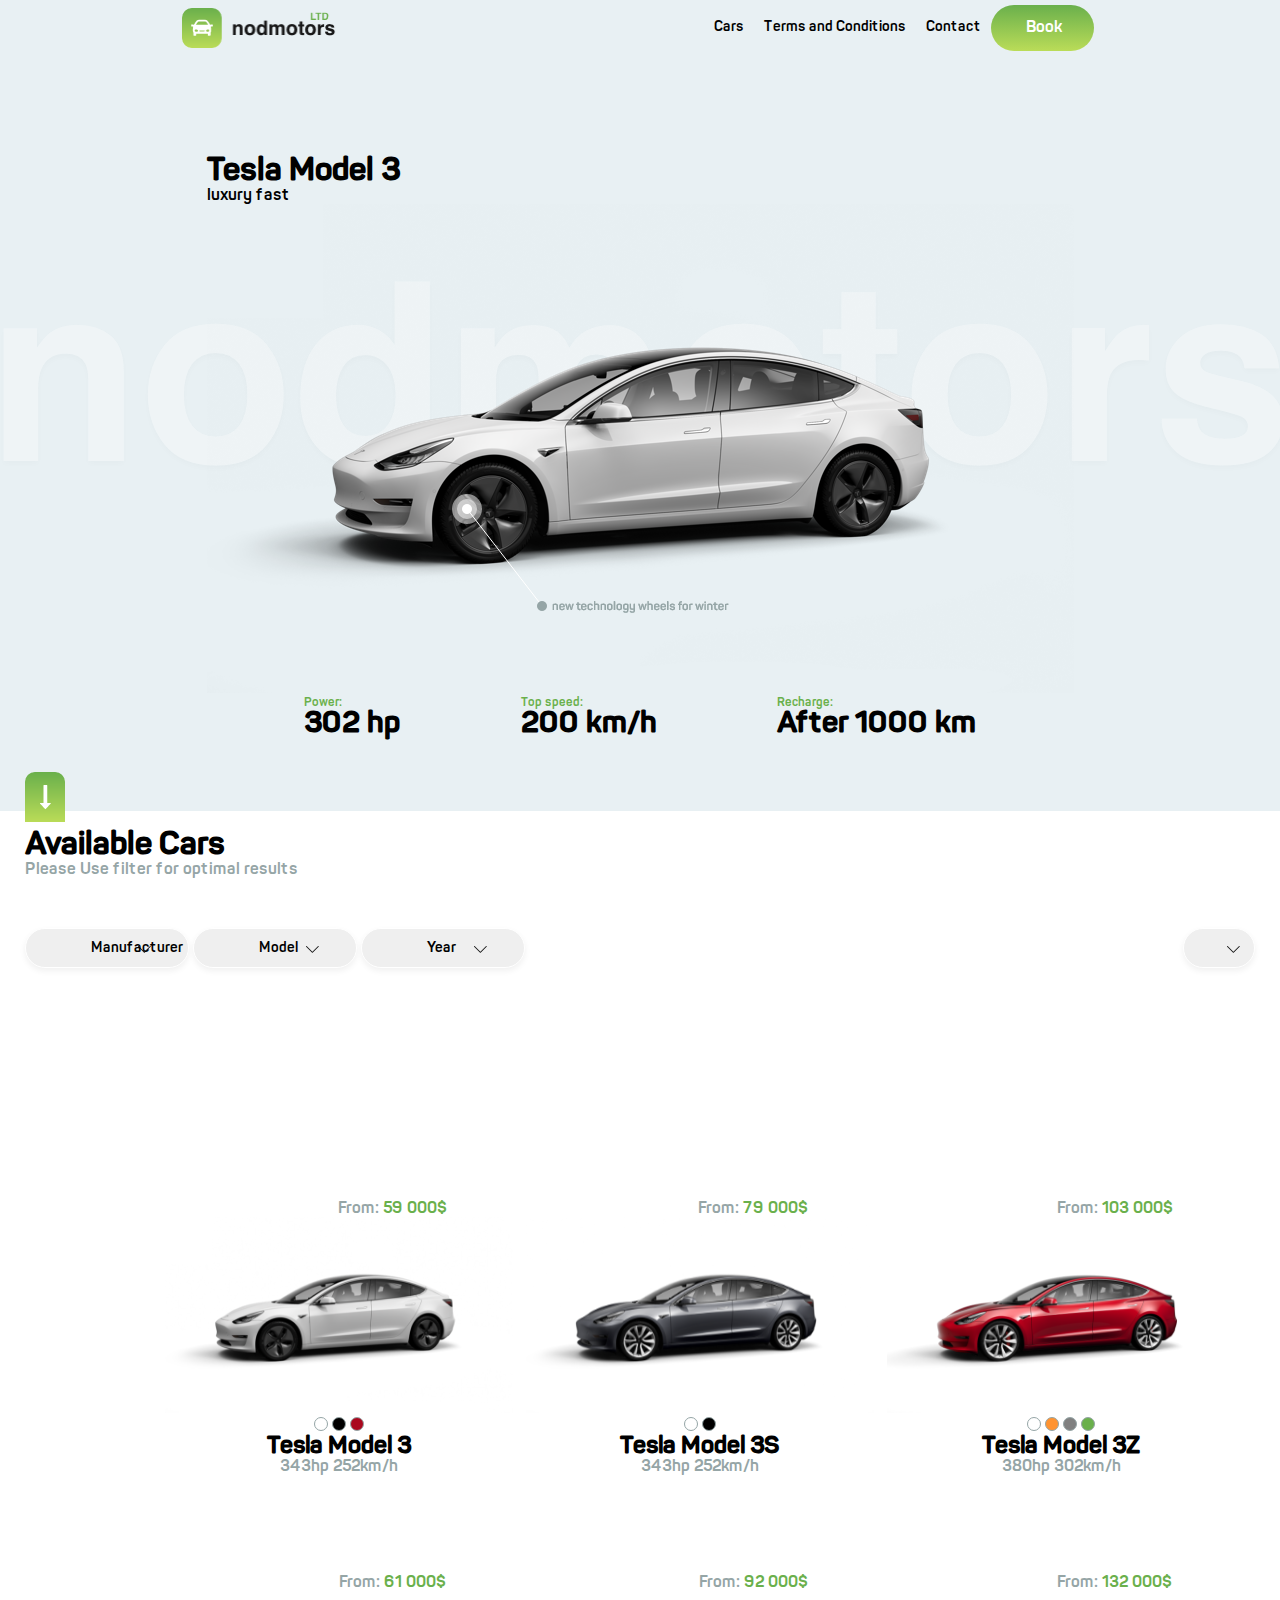
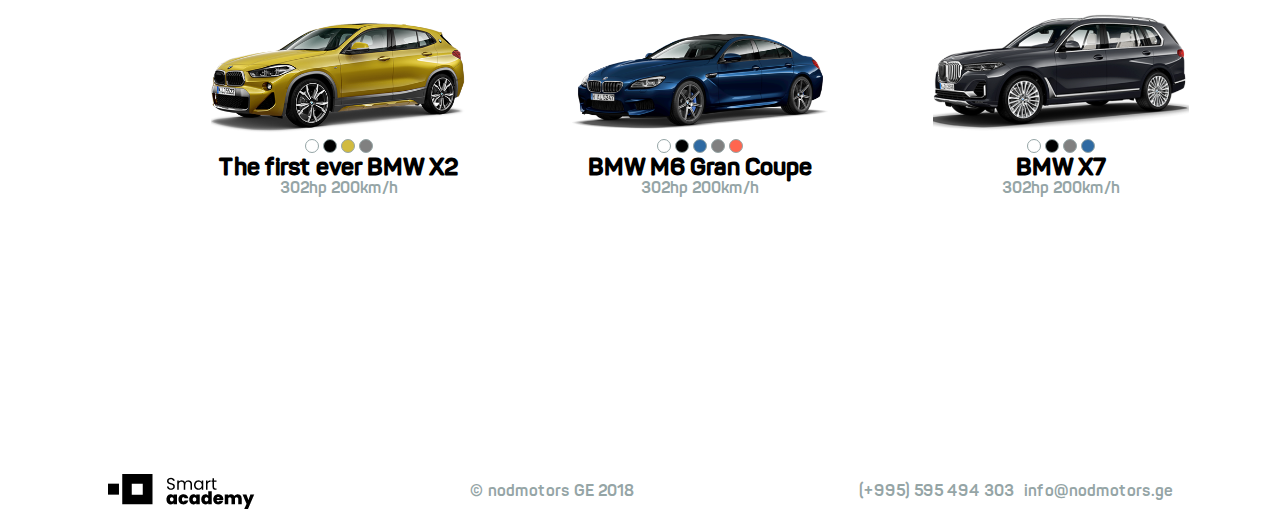
<file: index.html>
<!DOCTYPE html>
<html lang="en">
<head>
    <meta charset="UTF-8">
    <meta name="viewport" content="width=device-width, initial-scale=1.0">
    <link rel='stylesheet' type="text/css" href="./assets/css/style.css">
    <meta http-equiv="X-UA-Compatible" content="ie=edge">
    <title>NodMotors</title>
</head>
<body>
    <!--start of a header/nav-->
    <header>
        <img class="logo" href="index.html" src="assets/images/Logo.png">
        <nav class="nav">
            <ul>
                <a href="#!"><li class="first_list">Cars</li></a>
                <a href="./terms.html"><li class="first_list" >Terms and Conditions</li></a>
                <a href="./contact.html"><li class="first_list">Contact</li></a>
                <a href="#!"><li onclick="show_hide()" id="showB" class="book">Book</li></a>
            </ul>
        </nav>

        <section class="clicked_menu" id="clickedMenu">
            <div style="display: none;" class="burger_menu" id="drop-content">

                    <ul class="burger_ul">
                            <li><a href="./index.html" class="burger_li">cars</a></li>
                            <li><a href="#prod" class="burger_li">Terms and Conditions</a></li>
                            <li><a href="#contact" class="burger_li">Contact</a></li>
                            <a href="#!"><li onclick="show_hide1()" class="book" id="showB">Book</li></a>
                            
                        </ul>
            
            </div>
    </section>

    <div onclick="show_hide1()" class="burger_lines" id="activeB">
            <div class="line" id="line1"></div>
            <div class="line" id="line2"></div>
            <div class="line" id="line3"></div>

        </div>
        
    </header>
    <!--start of a Hero content-->

<!--Overlay-->

<div id="overlay"  style="display: none;"> 
    <h1 class="overlay_h">Booking Form</h1>
    <p class="overlay_p">Includes Michelin Pilot Sport 4S tires,larger,
    more powerful brakes and lowerd
    </p>
    <form class="overlay_form">
        <input type="text" name="Name" placeholder="Name">
        <input type="number" name="Phone" placeholder="Phone">
        <input type="email" name="email" placeholder="Email">
        <input type="text" name="message" placeholder="Message" class="message">
        <input type="submit" value="Send" class="Submit" id="submit"> 
    </form>
    <div class="overlay_div">
            <div class="check_overlay">
              <img src="assets/images/Check.png">
              <p>Thank You!
                Your message has been send successfully.
              </p>

            </div>

          </div>
</div>

<!--End of Overlay-->
    <div class="hero">
        <section class="hero_content">
            <h1>Tesla Model 3</h1>
            <p>luxury fast<p>
            <img class="hero_img" alt="Tesla3" src="media/Group 153.png">
            <div class="car_info">
                <ul>
                    <li>Power:</li>
                    <li>302 hp</li>
                </ul>
                <ul>
                    <li>Top speed:</li>
                    <li>200 km/h</li>
                </ul>
                <ul>
                    <li>Recharge:</li>
                    <li>After 1000 km</li>
                </ul>
            </div>

        </section>
    </div>
    <section class="cars">
			<h1 class="cars_header">Available Cars</h1>
			<p class="cars_p"> Please Use filter for optimal results</p>
			
			<form class="form">
			<div class="selectors">
                <select class="selector">
                <option class="Manufacturer">Manufacturer</option>
				<option>Tesla</option>
				<option>Merseces-Benz</option>
				<option>BMW</option>
				<option>Hyundai</option>

			</select>

			<select class="selector"> 
                <option>Model</option>
				<option>Model 3</option>
				<option>Model S</option>
				<option>Model 3Z</option>
			</select>

			<select class="selector">
                <option>Year</option>
				<option>2018</option>
				<option>2017</option>
				<option>2016</option>
				<option>2015</option>
				<option>2014</option>
			</select>
			</div>
			<div>
			<select class="amount">
                <option selected></option>
				<option>20</option>
				<option>10</option>
			</select>
			</div>


			</form>
            </div>
            
            <div class="cars_list">
                <ul class="car_ul">
                    <li>
                       <p class="price"> 59 000$</p>
                       <a href="Page2.html"><img alt="white tesla" src="media/1.png" class="car_img"></a>              
                       <div class="circles">
                            <span class="white"></span>
                            <span class="black"></span>
                            <span class="red"></span>
                       </div>
                       <h2>Tesla Model 3</h2>
                       <p class="info">343hp 252km/h</p>
                    </li>

                    <li>
                        <p class="price"> 79 000$</p>
                        <a href="Page2.html"><img alt="Grey tesla" src="media/2.png" class="car_img"></a>
                        <div class="circles">
                                <span class="white"></span>
                                <span class="black"></span>
                        </div> 
                        <h2>Tesla Model 3S</h2>
                        <p class="info">343hp 252km/h</p>
                    </li>


                    <li>
                        <p class="price"> 103 000$</p>
                        <a href="Page2.html"><img alt="Red tesla" src="media/3.png" class="car_img"></a>
                        
                        <div class="circles">
                                <span class="white"></span>
                                <span class="orange"></span>
                                <span class="grey"></span>
                                <span class="green"></span>
                        </div>
                        <h2>Tesla Model 3Z</h2>
                        <p class="info">380hp 302km/h</p>
                    </li>
                           
                    
                    <li>
                        <p class="price"> 61 000$</p>     
                        <a href="Page2.html"><img alt="bmw" src="media/yellow.png" class="bmw_img"></a>                       
                        <div class="circles">  
                            <span class="white"></span>
                            <span class="black"></span>
                            <span class="yellow"></span>
                            <span class="grey"></span>
                        </div>
                        <h2>The first ever BMW X2</h2>
                        <p class="info">302hp 200km/h</p>
                    </li>  
                    <li>
                        <p class="price"> 92 000$</p>
                        <a href="Page2.html"><img alt="blue bmw" src="media/blue.png" class="bmw_img"></a>
                        
                        <div class="circles">
                                <span class="white"></span>
                                <span class="black"></span>
                                <span class="blue"></span>
                                <span class="grey"></span>
                                <span class="pink"></span>
                        </div>
                        <h2>BMW M6 Gran Coupe</h2>
                        <p class="info">302hp 200km/h</p>
                    </li>
                    <li>
                        <p class="price"> 132 000$</p>
                        <a href="Page2.html"><img alt="BMW X7" src="media/black.png" class="bmw_img"></a>
                        <div class="circles">
                                <span class="white"></span>
                                <span class="black"></span>
                                <span class="grey"></span>
                                <span class="blue"></span>
                        </div>
                        <h2>BMW X7</h2>
                        <p class="info">302hp 200km/h</p>
                        </li>
                                            


                </ul>
            </div>

        </section>
        
        <footer>
            <div class="footer">
                <img src="assets/images/logo-bl.png" alt="smart_academy">
                <p>© nodmotors GE 2018</p>
                <div class="contact">
                <a class="num" href="#">(+995) 595 494 303</a>
                <a href=""> info@nodmotors.ge</a>
                </div>
            </div>
        </footer>

        <script src="./assets/js/script.js"></script>
        
</body>
</html>
</file>
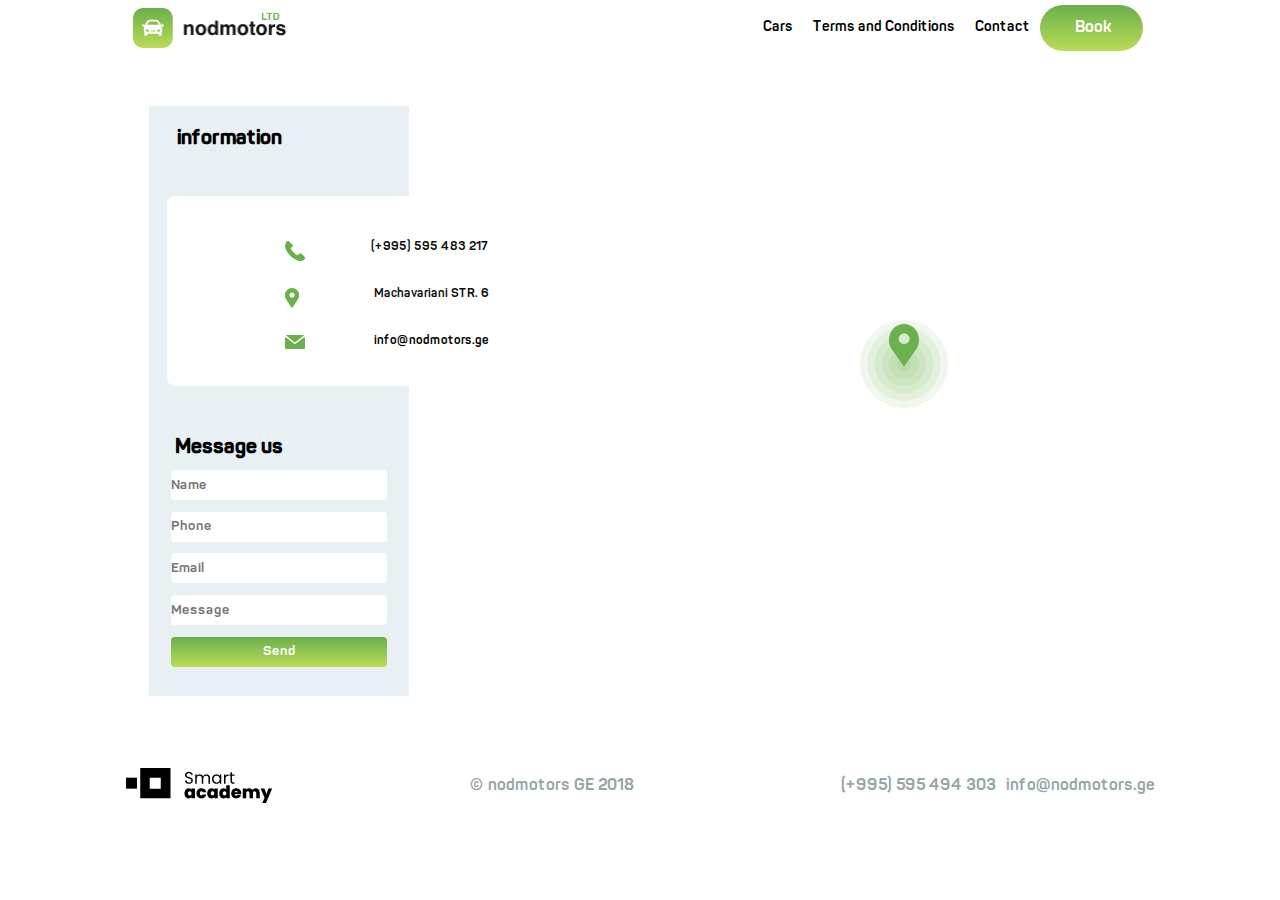
<file: contact.html>
<!DOCTYPE html>
<html lang="en">
<head>
    <meta charset="UTF-8">
    <meta name="viewport" content="width=device-width, initial-scale=1.0">
    <meta http-equiv="X-UA-Compatible" content="ie=edge">
    <link rel='stylesheet' type="text/css" href="./assets/css/contact.css">
    <title>Contact</title>
</head>
<body>
        <header>
                <img class="logo" src="assets/images/Logo.png">
                <nav class="nav">
                    <ul>
                        <a href="./index.html"><li class="first_list">Cars</li></a>
                        <a href="./terms.html"><li class="first_list" >Terms and Conditions</li></a>
                        <a href="contact.html"><li class="first_list">Contact</li></a>
                        <a href="#!"><li onclick="show_hide()" id="showB" class="book">Book</li></a>
                    </ul>
                </nav>
    
        </header>
<!--overlay-->
<div id="overlay"  style="display: none;"> 
        <h1 class="overlay_h">Booking Form</h1>
        <p class="overlay_p">Includes Michelin Pilot Sport 4S tires,larger,
        more powerful brakes and lowerd
        </p>
        <form class="overlay_form">
            <input type="text" name="Name" placeholder="Name">
            <input type="number" name="Phone" placeholder="Phone">
            <input type="email" name="email" placeholder="Email">
            <input type="text" name="message" placeholder="Message" class="message">
            <input type="submit" value="Send" class="Submit" id="submit"> 
            
        </form>
        <div class="overlay_div">
                <div class="check_overlay">
                  <img src="assets/images/Check.png">
                  <p>Thank You!
                    Your message has been send successfully.
                  </p>
    
                </div>
    
              </div>
    </div>


    
            
<!--overlay-->
     <main> 
    <section class="information">
        <aside>
            <h1>information</h1>
            <div class="contact1">
             <ul class="contact_ul">
                 <li class="lis"><span><svg xmlns="http://www.w3.org/2000/svg" width="20.045" height="20" viewBox="0 0 20.045 20">
                    <g id="Call" transform="translate(0 -0.394)">
                      <g id="Group_147" data-name="Group 147" transform="translate(0 0.394)">
                        <g id="Group_146" data-name="Group 146" transform="translate(0 0)">
                          <path id="Path_144" data-name="Path 144" d="M19.6,16.213l-3.1-3.1a1.614,1.614,0,0,0-2.276.043l-1.56,1.559-.308-.171a15.52,15.52,0,0,1-3.751-2.713A15.607,15.607,0,0,1,5.887,8.076c-.058-.1-.113-.205-.168-.3L6.766,6.73l.515-.515a1.613,1.613,0,0,0,.042-2.276l-3.1-3.1A1.612,1.612,0,0,0,1.95.886l-.872.877.024.024A5.045,5.045,0,0,0,.383,3.055a5.258,5.258,0,0,0-.32,1.286C-.346,7.73,1.2,10.827,5.405,15.03,11.215,20.839,15.9,20.4,16.1,20.378a5.231,5.231,0,0,0,1.29-.324,5.028,5.028,0,0,0,1.264-.716l.019.017.884-.866A1.616,1.616,0,0,0,19.6,16.213Z" transform="translate(0 -0.394)" fill="#6ab04c"/>
                        </g>
                      </g>
                    </g>
                  </svg></span>
                 

                  <span><number>(+995) 595 483 217 </number></span>
              
                  </li>

                  <li class="lis"><span><svg xmlns="http://www.w3.org/2000/svg" width="14.008" height="20" viewBox="0 0 14.008 20">
                    <path id="Pin" d="M20.16,2.052a7,7,0,0,0-9.906,0A7.978,7.978,0,0,0,9.6,11.9L15.207,20l5.6-8.093A7.981,7.981,0,0,0,20.16,2.052ZM15.272,9.5A2.557,2.557,0,1,1,17.829,6.94,2.56,2.56,0,0,1,15.272,9.5Z" transform="translate(-8.203)" fill="#6ab04c"/>
                  </svg>
                  </span>

                  <span>Machavariani STR. 6
                  </span></li>

                  <li class="lis"><span>
                        <svg xmlns="http://www.w3.org/2000/svg" width="20" height="14.359" viewBox="0 0 20 14.359">
                            <g id="Message" transform="translate(0 -4.179)">
                              <g id="Group_145" data-name="Group 145" transform="translate(0 4.179)">
                                <path id="Path_142" data-name="Path 142" d="M2.062,5.027l7.2,5.853a1.8,1.8,0,0,0,1.214.361,1.8,1.8,0,0,0,1.213-.361l7.2-5.853c.577-.466.447-.848-.286-.848H2.35C1.617,4.179,1.486,4.561,2.062,5.027Z" transform="translate(-0.48 -4.179)" fill="#6ab04c"/>
                                <path id="Path_143" data-name="Path 143" d="M18.937,7.346l-7.872,6.13a1.872,1.872,0,0,1-2.129,0L1.063,7.346C.478,6.892,0,7.135,0,7.887V17.945a1.355,1.355,0,0,0,1.333,1.367H18.667A1.355,1.355,0,0,0,20,17.945V7.887C20,7.135,19.522,6.892,18.937,7.346Z" transform="translate(0 -4.954)" fill="#6ab04c"/>
                              </g>
                            </g>
                          </svg>
                          
                 </span> 

                  <span class="mail"><a href="!#">info@nodmotors.ge</a></span></li>
             </ul>
            </div>

           <form class="contact_f">
               <h1>Message us</h1>
               <input class="con_input" type="text" name="Name" placeholder="Name">
               <input class="con_input" type="number" name="Phone" placeholder="Phone">
               <input  class="con_input"type="email" name="email" placeholder="Email">
               <input  class="con_input" type="text" name="message" placeholder="Message" class="message1">
               <input  type="submit" value="Send" class="submit1" id="Send"> 
 </form>
  <!--Thank you-->
          <div class="main_div">
            <div class="check">
              <img src="assets/images/Check.png">
              <p>Thank You!
                Your message has been send successfully.
              </p>

            </div>

          </div>
          <!--Thank you-->




          

        
        </aside>
    </section>    


    <iframe src="https://www.google.com/maps/embed?pb=!1m14!1m12!1m3!1d2105.6007289024415!2d44.74393036881284!3d41.725500930815684!2m3!1f0!2f0!3f0!3m2!1i1024!2i768!4f13.1!5e0!3m2!1ska!2sge!4v1569731756366!5m2!1ska!2sge" width="810" height="630" frameborder="0" style="border:0;" allowfullscreen=""></iframe>
     <img class="pin" src="./assets/images/Pin.png">
     


    </main>  
        <footer>
                <div class="footer">
                    <img src="assets/images/logo-bl.png" alt="smart_academy">
                    <p>© nodmotors GE 2018</p>
                    <div class="contact">
                    <a class="num" href="#">(+995) 595 494 303</a>
                    <a href=""> info@nodmotors.ge</a>
                    </div>
                </div>
            </footer>
    

<script src="./assets/js/script.js"></script>
<script src="./assets/js/contact.js"></script>
    
    
</body>
</html>
</file>
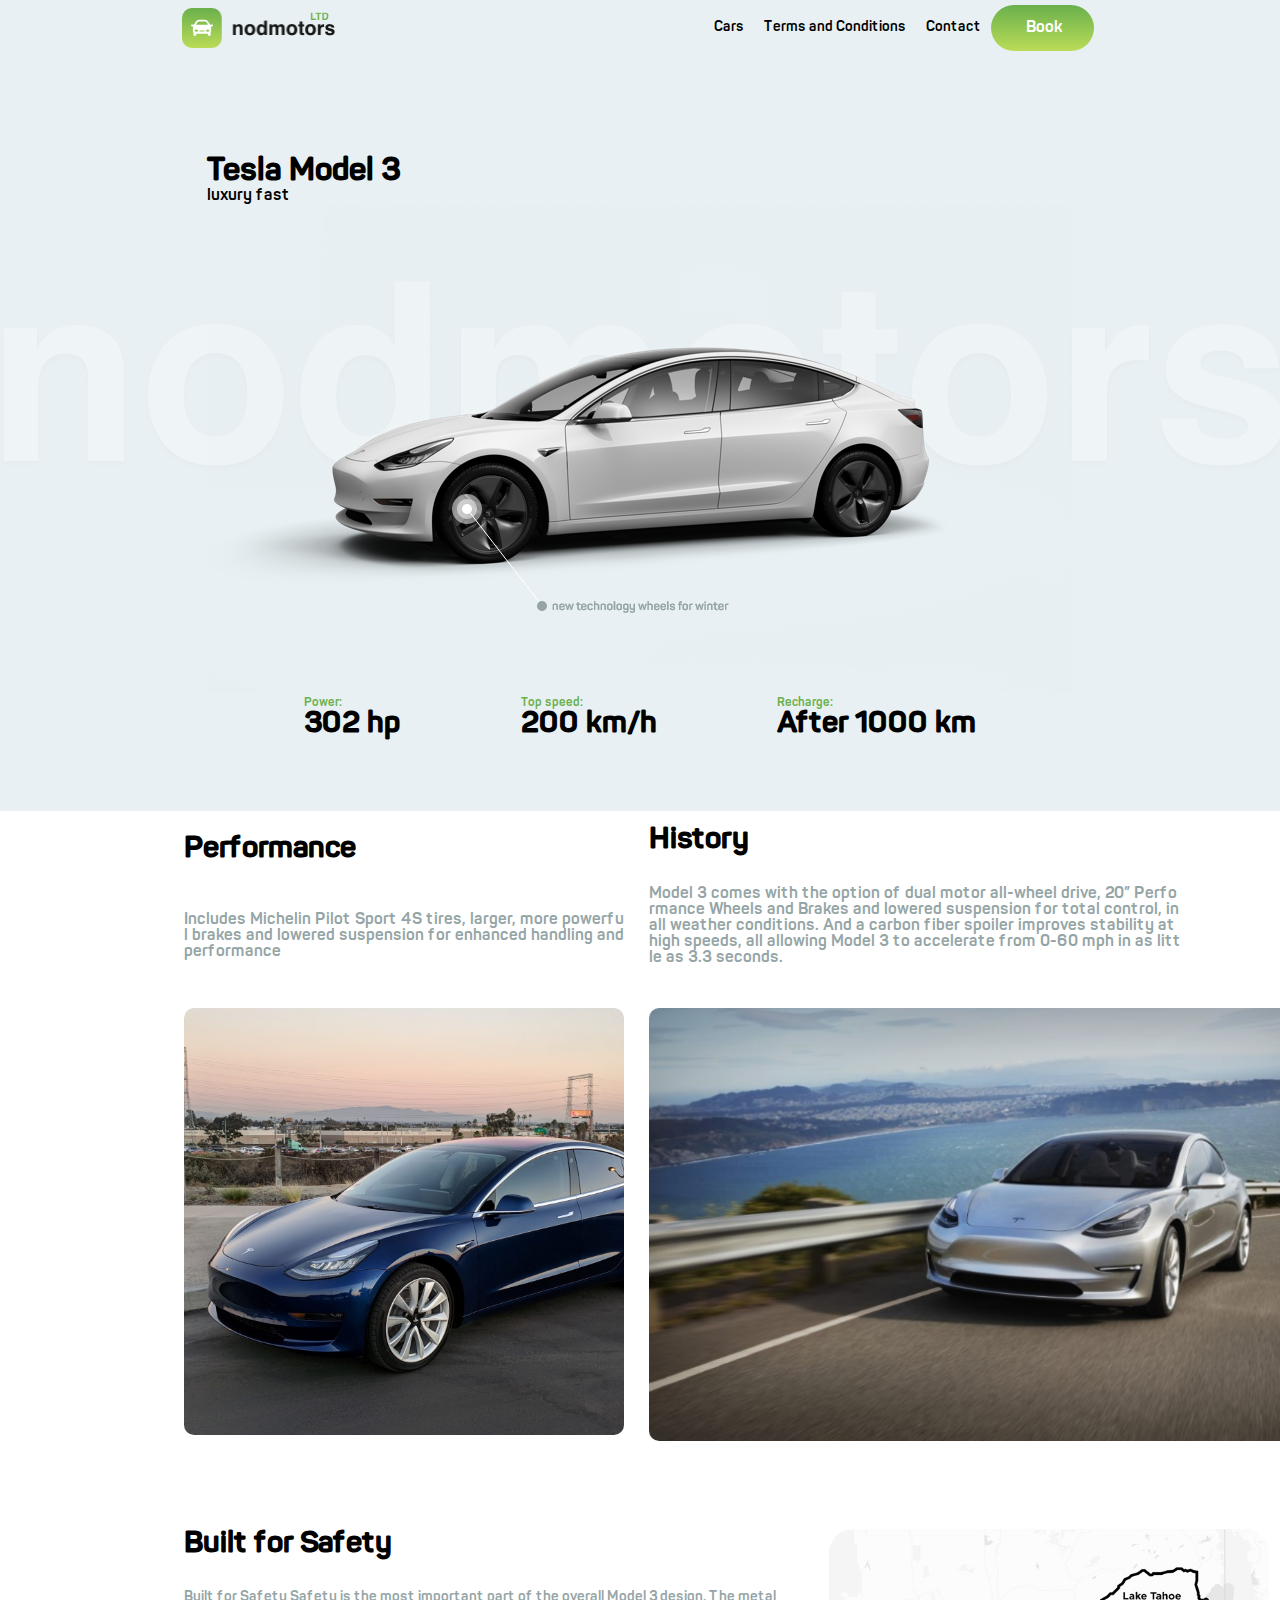
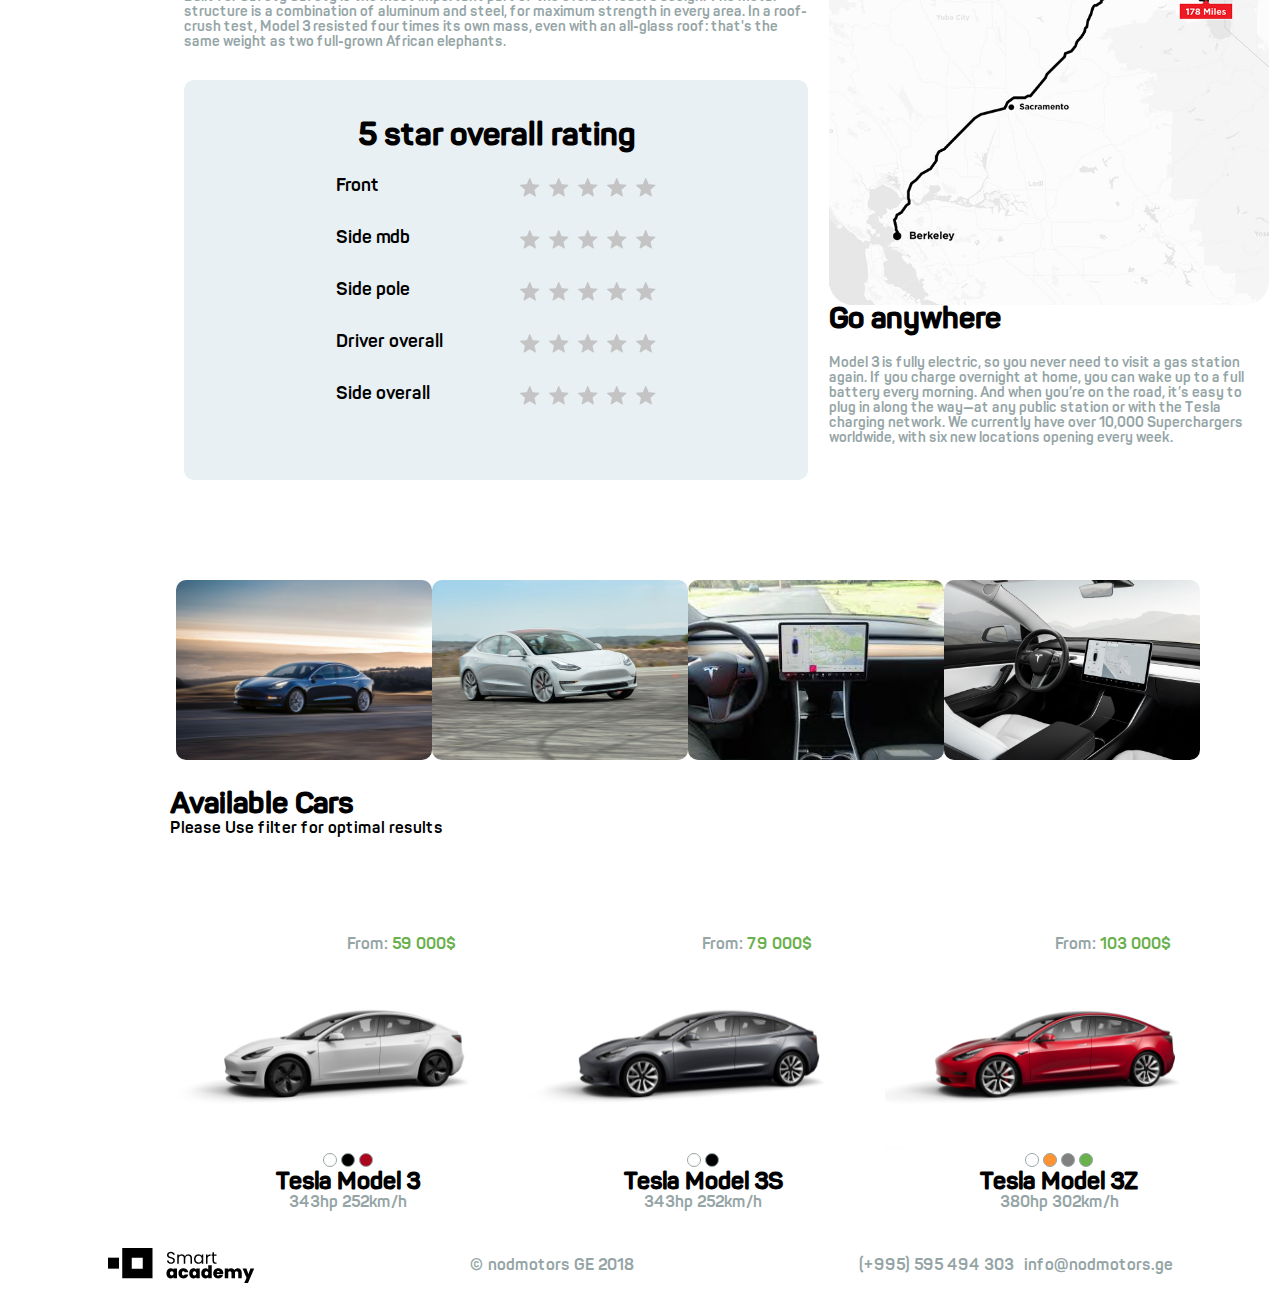
<file: Page2.html>
<!DOCTYPE html>
<html lang="en">
<head>
    <meta charset="UTF-8">
    <meta name="viewport" content="width=device-width, initial-scale=1.0">
    <meta http-equiv="X-UA-Compatible" content="ie=edge">
    <link rel='stylesheet' type="text/css" href="./assets/css/style.css">
    <title>Nodmotors</title>

</head>
<body>
    <header>
            <img class="logo" src="assets/images/Logo.png">
            <nav class="nav">
                <ul>
                    <a href="./index.html"><li class="first_list">Cars</li></a>
                    <a href="./terms.html"><li class="first_list" >Terms and Conditions</li></a>
                    <a href="./contact.html"><li class="first_list">Contact</li></a>
                    <a href="#!"><li onclick="show_hide()" class="book">Book</li></a>
                </ul>
            </nav>

    </header>

    <!--overlay-->
<div id="overlay"  style="display: none;"> 
        <h1 class="overlay_h">Booking Form</h1>
        <p class="overlay_p">Includes Michelin Pilot Sport 4S tires,larger,
        more powerful brakes and lowerd
        </p>
        <form class="overlay_form">
            <input type="text" name="Name" placeholder="Name">
            <input type="number" name="Phone" placeholder="Phone">
            <input type="email" name="email" placeholder="Email">
            <input type="text" name="message" placeholder="Message" class="message">
            <input type="submit" value="Send" class="submit" id="submit"> 
        </form>
        <div class="overlay_div">
                <div class="check_overlay">
                  <img src="assets/images/Check.png">
                  <p>Thank You!
                    Your message has been send successfully.
                  </p>
    
                </div>
    
              </div>
    </div>
    
            
<!--overlay-->
    <div class="hero">
            <section class="hero_content">
                <h1>Tesla Model 3</h1>
                <p>luxury fast<p>
                <img class="hero_img" alt="Tesla3" src="media/Group 152.png">
               
                <div class="car_info">
                    <ul>
                        <li>Power:</li>
                        <li>302 hp</li>
                    </ul>
                    <ul>
                        <li>Top speed:</li>
                        <li>200 km/h</li>
                    </ul>
                    <ul>
                        <li>Recharge:</li>
                        <li>After 1000 km</li>
                    </ul>
                </div>
    
            </section>
        </div>

    <section class="first_section">
        <aside class="performance">
        <h1 class="header1">Performance</h1>
        <p>Includes Michelin Pilot Sport 4S tires,
        larger, more powerful brakes and lowered suspension
         for enhanced handling and performance</p>
        <img class="txt_overlay"  src="./media/Pic1.png">    
        </aside>

        <article class="history">
            <h1 class="history_h">History</h1>
            <p>Model 3 comes with the option of dual motor all-wheel drive,
             20” Performance Wheels and Brakes and lowered suspension for total control,
            in all weather conditions. And a carbon fiber spoiler improves stability at high speeds,
             all allowing Model 3 to accelerate from 0-60 mph in as little as 3.3 seconds.</p>
             <img src="./media/Pic2.png">
        </article>
        </section>

        <section class="second_section">
            <aside class="star_aside"><article class="built">
                <h1 class="built_h">Built for Safety</h1>
                <p>Built for Safety
                    Safety is the most important part of the overall Model 3 design.
                    The metal structure is a combination of aluminum and steel,
                    for maximum strength in every area. In a roof-crush test,
                    Model 3 resisted four times its own mass, even with an all-glass roof: 
                    that's the same weight as two full-grown African elephants.</p>
            </article>
            <div class="rating">
                <h1>5 star overall rating</h1>
                <ul class="rating_list">
                    <li><span>Front</span> <span><img src="./media/Stars.png"></span></li>
                    <li><span>Side mdb</span> <span><img src="./media/Stars.png"></span></li>
                    <li><span>Side pole</span> <span><img src="./media/Stars.png"></span></li>
                    <li><span>Driver overall</span> <span><img src="./media/Stars.png"></span></li>
                    <li><span>Side overall</span> <span><img src="./media/Stars.png"></span></li>
                </ul>
            </div></aside>

            <div class="map">
                <img src="./media/MapPic.png">
                <h1>Go anywhere</h1>
                <p> Model 3 is fully electric, so you never need to visit a gas station again.
                    If you charge overnight at home, you can wake up to a full battery every morning. 
                    And when you’re on the road, it’s easy to plug in along the way—at any public station or with the Tesla charging network.
                    We currently have over 10,000 Superchargers worldwide, with six new locations opening every week.</p>

            </div>


        </section> 

        <section class="car_pics">
            <img src="./media/10.png">
            <img src="./media/9.png">
            <img src="./media/8.png">
            <img src="./media/7.png">
        </section>


     

    <section class="tesla">
            <div class="title">
            <h1 class="tesla_h">Available Cars</h1>
			<p class="tesla_p"> Please Use filter for optimal results</p>
			</div>
            <div class="cars_list2">
                    <ul class="car_ul2">
                        <li>
                           <p class="price"> 59 000$</p>
                           <a href="Page2.html"><img alt="white tesla" src="media/1.png" class="car_img"></a>              
                           <div class="circles">
                                <span class="white"></span>
                                <span class="black"></span>
                                <span class="red"></span>
                           </div>
                           <h2>Tesla Model 3</h2>
                           <p class="info">343hp 252km/h</p>
                        </li>
    
                        <li>
                            <p class="price"> 79 000$</p>
                            <a href="Page2.html2"><img alt="Grey tesla" src="media/2.png" class="car_img"></a>
                            <div class="circles">
                                    <span class="white"></span>
                                    <span class="black"></span>
                            </div> 
                            <h2>Tesla Model 3S</h2>
                            <p class="info">343hp 252km/h</p>
                        </li>
    
    
                        <li>
                            <p class="price"> 103 000$</p>
                            <a href="Page2.html"><img alt="Red tesla" src="media/3.png" class="car_img"></a>
                            
                            <div class="circles">
                                    <span class="white"></span>
                                    <span class="orange"></span>
                                    <span class="grey"></span>
                                    <span class="green"></span>
                            </div>
                            <h2>Tesla Model 3Z</h2>
                            <p class="info">380hp 302km/h</p>
                        </li>


    </section>
    
    
    <footer>
            <div class="footer">
                <img src="assets/images/logo-bl.png" alt="smart_academy">
                <p>© nodmotors GE 2018</p>
                <div class="contact">
                <a class="num" href="#">(+995) 595 494 303</a>
                <a href=""> info@nodmotors.ge</a>
                </div>
            </div>
        </footer>


 <script src="./assets/js/script.js"></script>
    
</body>
</html>
</file>
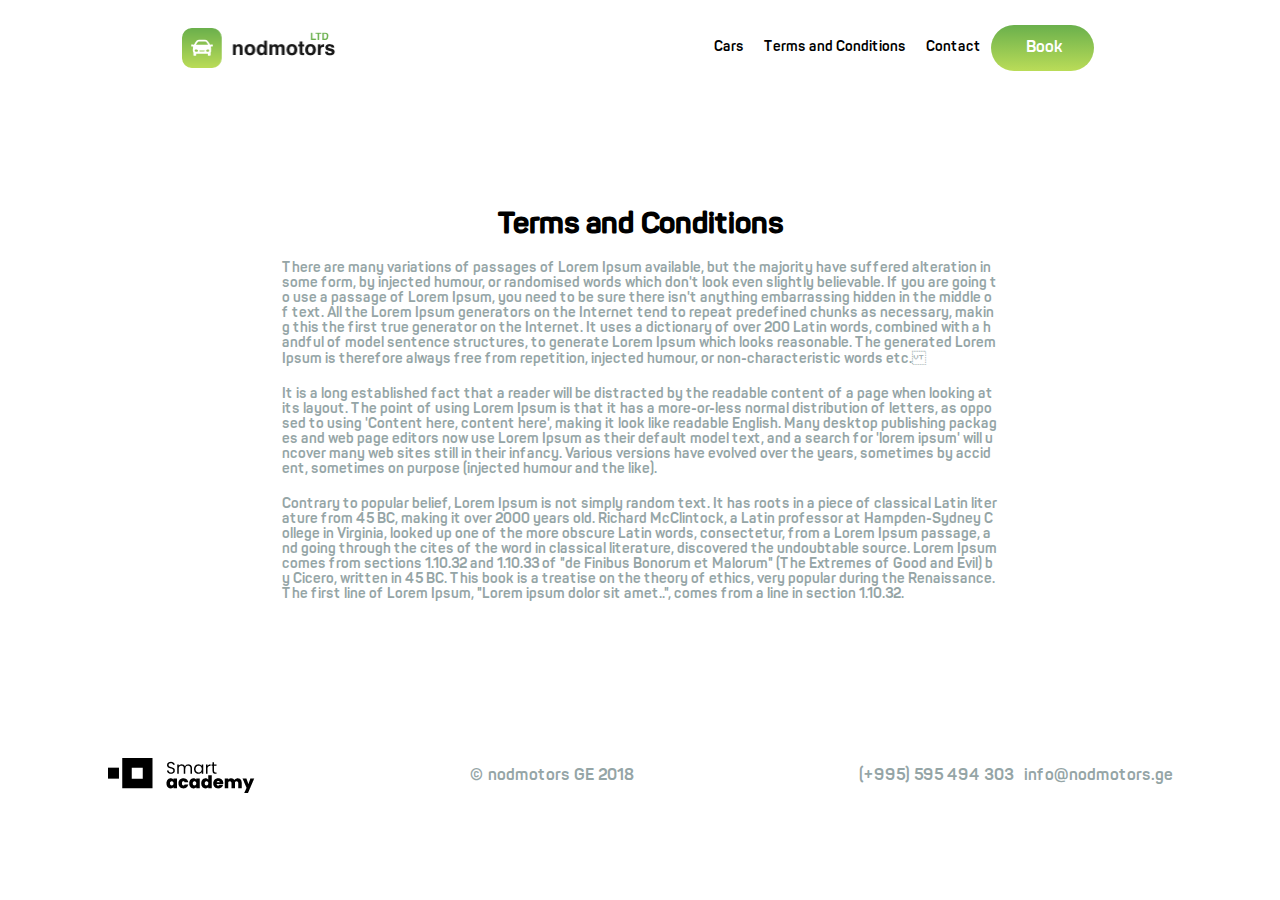
<file: terms.html>
<!DOCTYPE html>
<html lang="en">
<head>
    <meta charset="UTF-8">
    <meta name="viewport" content="width=device-width, initial-scale=1.0">
    <meta http-equiv="X-UA-Compatible" content="ie=edge">
    <link rel='stylesheet' type="text/css" href="./assets/css/terms.css">
    <title>Terms and condtions</title>
</head>
<body>
    <header>
           
                    <img class="logo" src="assets/images/Logo.png">
                    <nav class="nav">
                        <ul>
                            <a href="#!"><li class="first_list">Cars</li></a>
                            <a href="terms.html"><li class="first_list" >Terms and Conditions</li></a>
                            <a href="./contact.html"><li class="first_list">Contact</li></a>
                            <a href="#!"><li onclick="show_hide()" class="book" id="showB">Book</li></a>
                        </ul>
                    </nav>

                    <section class="clicked_menu" id="clickedMenu">
                            <div style="display: none;" class="burger_menu" id="drop-content">

                                    <ul class="burger_ul">
                                            <li><a href="#!" class="burger_li">cars</a></li>
                                            <li><a href="#prod" class="burger_li">Terms and Conditions</a></li>
                                            <li><a href="#contact" class="burger_li">Contact</a></li>
                                            <a href="#!"><li onclick="show_hide1()" class="book" id="showB">Book</li></a>
                                            
                                        </ul>
                            
                            </div>
                    </section>

                    <div onclick="show_hide1()" class="burger_lines" id="activeB">
                            <div class="line" id="line1"></div>
                            <div class="line" id="line2"></div>
                            <div class="line" id="line3"></div>
        
                        </div>
                    
                
    </header>
<!--overlay-->
<div id="overlay"  style="display: none;"> 
        <h1 class="overlay_h">Booking Form</h1>
        <p class="overlay_p">Includes Michelin Pilot Sport 4S tires,larger,
        more powerful brakes and lowerd
        </p>
        <form class="overlay_form">
            <input type="text" name="Name" placeholder="Name">
            <input type="number" name="Phone" placeholder="Phone">
            <input type="email" name="email" placeholder="Email">
            <input type="text" name="message" placeholder="Message" class="message">
            <input type="submit" value="Send" class="Submit" id="submit"> 
        </form>
        <div class="overlay_div">
                <div class="check_overlay">
                  <img src="assets/images/Check.png">
                  <p>Thank You!
                    Your message has been send successfully.
                  </p>
    
                </div>
    
              </div>
    </div>
    
            
<!--overlay-->


<section>
    <h1>Terms and Conditions</h1>
    <p>There are many variations of passages of Lorem Ipsum available, but the majority have suffered alteration in some form,
        by injected humour, or randomised words which don't look even slightly believable. If you are going to use a passage of Lorem Ipsum, you need to be sure there isn't anything embarrassing hidden in the middle of text. All the Lorem Ipsum generators on the Internet tend to repeat predefined chunks as necessary, making this the first true generator on the Internet. It uses a dictionary of over 200 Latin words, combined with a handful of model sentence structures, to generate Lorem Ipsum which looks reasonable.
        The generated Lorem Ipsum is therefore always free from repetition, injected humour, or non-characteristic words etc.</p>
    
    <p>
        It is a long established fact that a reader will be distracted by the readable content of a page when looking at its layout.
        The point of using Lorem Ipsum is that it has a more-or-less normal distribution of letters, as opposed to using 'Content here, content here', making it look like readable English. Many desktop publishing packages and web page editors now use Lorem Ipsum as their default model text, and a search for 'lorem ipsum' will uncover many web sites still in their infancy.
        Various versions have evolved over the years, sometimes by accident, sometimes on purpose (injected humour and the like).

    </p>

    <p>
        Contrary to popular belief, Lorem Ipsum is not simply random text. It has roots in a piece of classical Latin literature from 45 BC,
        making it over 2000 years old. Richard McClintock, a Latin professor at Hampden-Sydney College in Virginia, looked up one of the more obscure Latin words, consectetur, from a Lorem Ipsum passage, and going through the cites of the word in classical literature, discovered the undoubtable source. Lorem Ipsum comes from sections 1.10.32 and 1.10.33 of "de Finibus Bonorum et Malorum" (The Extremes of Good and Evil) by Cicero, written in 45 BC.
        This book is a treatise on the theory of ethics, very popular during the Renaissance.
        The first line of Lorem Ipsum, "Lorem ipsum dolor sit amet..", comes from a line in section 1.10.32.
    </p>
</section>
    <footer>
            <div class="footer">
                <img src="assets/images/logo-bl.png" alt="smart_academy">
                <p>© nodmotors GE 2018</p>
                <div class="contact">
                <a class="num" href="#">(+995) 595 494 303</a>
                <a href=""> info@nodmotors.ge</a>
                </div>
            </div>
        </footer>
        <script src="./assets/js/script.js"></script>
</body>
</html>
</file>
<file: assets/css/style.css>
@font-face{
    font-family: panton;
    src: url(../fonts/panton.ttf);
}

*{
    margin:0;
    padding:0;
    text-decoration: none;
    list-style: none;
    font-family: panton;
}

.clicked_menu{
    display: none;
}

.burger_lines{
    display: none;
}

.body{
    max-width: 1084px;
    margin: 0 auto;
    
    
}

header{
    display: flex;
    justify-content: space-around;   
    align-items: center;
    position: relative;
    z-index:5;
    
}

.logo{
    width:154px;
    height: 40px;
}

.nav ul{
    display: flex;
    flex-direction: row;
    padding:5px;
    
    
}

.first_list{
    display: flex;
    font-size:14px;
    margin:10px;
    color:black;
    margin-top: 15px;
    

}

.first_list:hover{
    color:#BADC58;
    background-color:#E8F0F3;
    transition:300ms color ease;
}

.book{
    border-width: 100px;
    padding: 15px 32px 15px 35px;
    border-radius: 30px;
    background-image: linear-gradient(#6AB04C, #BADC58);
    color:#fff;
   
    
}

.hero{
    display: flex;
    justify-content: space-around;
    align-items: center;
    
}



.hero::after{
    display: flex;
    background-color: #E8F0F3;
    content: url(../images/nodmotors.png);
    object-fit: cover;
    position: absolute;
    z-index: -1;
    width:100%;
    height: 825px;
    align-items: center;
    justify-content: center;
    
      
}

.hero_content{
    margin-top:100px;
}
.car_info{
    display: flex;
    justify-content: center;
    align-content: space-between;
    

}

.car_info ul{
    margin-left:60px;
    margin-right: 60px;
}

.car_info li:first-child{
    color:#6AB04C; 
    font-size:12px; 
}

.car_info li:nth-child(2){
    font-size: 30px;
    font-weight: bold;
}
.cars{
    margin:68px 25px;
    
}

.cars::after{
    content: url(../images/ArrowDown.png);
    display: block;
    position: relative; 
    top:-1158px;
    
}
.cars_header{
    margin-top:90px;
}
.form{
    display: flex;
    justify-content: space-between;
    margin-top:50px;
}

.selector{
    -webkit-appearance: none;
    -webkit-border-radius: 0px;
    width: 164px;
    border-radius:40px;
    font-size: 14px;
    height:40px;
    border:1px solid #fff;
    box-shadow:0 3px 6px 0 rgba(24,24,24,0.06);
    text-indent: 40%;
    background-image: url(../images/ArrowB.png);
    background-repeat: no-repeat;
    background-position: 75% 55%;
}

.amount{
    -webkit-appearance: none;
    -webkit-border-radius: 0px;
    width: 72px;
    border-radius:40px;
    font-size: 14px;
    height:40px;
    border:1px solid #fff;
    box-shadow:0 3px 6px 0 rgba(24,24,24,0.06);   
    text-indent: 40%;
    background-image: url(../images/ArrowB.png);
    background-repeat: no-repeat;
    background-position: 75% 55%;

}

.cars_list{
    margin:133px;
}
.car_ul{
    display: flex;
    flex-wrap: wrap;
    width: 1084px;
    justify-content: space-around;
    
}

.car_ul li{
    display: flex;
    flex-wrap: wrap;
    justify-content: center;   
    align-items: center;
    flex-direction: column;
    text-align: center;
    margin-top:100px;
}

.bmw_img{
    width:256px;
    height:144px;
    
}

.car_img{
    width:348px;
    height:196px;
}

.price{
    margin-left:107px;
    color:#6AB04C;

}

.price::before{
    color:#95A5A6;
    content: "From:"
}

.info{
    color:#95A5A6;
}

.cars_p{
    color:#95A5A6;
}

 .white , .black , .red, .orange,
 .grey , .green, .yellow, .pink, .blue{
    height: 12px;
    width: 12px;
    border-radius: 50%;
    display: inline-block;
    border:1px solid #95A5A6;


 }

 .black{
    background-color: black;
 }

 .red{
     background-color: #AA071E;
 }

 .grey{
     background-color: grey;
 }
 .pink{
     background-color: #FF664F
 }

 .blue{
     background-color: #2F6AA2;
 }
.yellow{
    background-color: #D1BB3F;
}
.orange{
    background-color: #FF9331;
}
.green{
    background-color: #6AB04C 
}


/*Second page*/
.body{
    max-width: 1084px;
    margin: 0 auto;
}
.first_section{
    display: flex;
    justify-content: space-between;
    margin-top:70px;
    margin-left:184px;

}

.performance{
    
    display: flex;
    flex-direction: column;
    justify-content: space-around;
}


.txt_overlay{
    width:440px;
    height:427px;
}



.performance h1{
    font-size: 30px;
    
}

.performance p{
    width: 440px;
    word-break: break-all;
    color: #95A5A6;
    
}
.history{
    display: flex;
    flex-direction: column;
    margin-left: 25px;
}

.history_h{
    display: flex;
    align-self: flex-start;
    font-size: 30px;
    margin-bottom: 30px;
    margin-top:15px;
}
.history p{
    max-width: 532px;
    margin-bottom: 42px;
    word-break: break-all;
    color: #95A5A6;
}

.history img{
    width:775px;
    margin-bottom: 18px;
}

.second_section{
    display:flex;
    margin-top:70px;
    margin-left:143px;
}

.star_aside{
    margin-right: 20px;
    margin-left: 41px;
    max-width:625px;
    
}

.built{
    display: flex;
    flex-direction: column;
    justify-content: space-around;
}

.rating{
    display: flex;
    justify-content: center;
    flex-direction: column;
    align-items: center;
    border-radius: 10px;
    background-color: #e8f0f3;
    width: 624px;
    height: 400px;  
}

.rating h1{
    margin-bottom: 25px;
}

.rating_list li{
    font-size: 18px;
    margin-bottom: 28px;
    width: 320px;
    display: flex;
    justify-content: space-between;
}


.built_h{
    font-size:30px;
    margin-bottom:30px;
}

.built p{
    font-size:14px;
    color:#95A5A6;
    margin-bottom:30px;

}

.map{
    display: flex;
    flex-direction: column;
    max-width: 440px;
    
}

.map h1{
    font-size: 30px;
    margin-bottom: 20px;
}

.map p{
    font-size:14px;
    color:#95A5A6;
    margin-bottom: 20px;}
 

.car_pics{ display: flex;
    justify-content: space-between;
    margin-left:176px;
    margin-right:95px;
    margin-top:100px; }
     
.tesla{
        margin-top:30px;
        margin-bottom:15px;
        margin-left:170px;
    }
.cars_list2{
        margin-right:43px;
        margin-bottom:1 
    }
.car_ul2{
        display: flex;
        flex-wrap: wrap;
        
        justify-content: space-around;
        
    }


.tesla_h{
    font-size:30px;
    

}   
    
.car_ul2 li{
        display: flex;
        flex-wrap: wrap;
        justify-content: center;   
        align-items: center;
        flex-direction: column;
        text-align: center;
        margin-top:100px;
    }









/*End of Second page*/

/*star of footer styling*/

.footer{
    display: flex;
    justify-content: space-around;
    align-items: center;
    flex-direction: row;
    height: 80px;
}

.footer p{
    color: #95A5A6;
}

.contact{
    display: flex;
}

.footer a{
    color: #95A5A6;
    margin-left:10px;
}

#overlay{
position: fixed;
  display: none;
  width: 100%;
  height: 100%;
  top: 0;
  left: 0;
  right: 0;
  bottom: 0;
  background-color: #fff;
  z-index:4;
  opacity: .95;
  cursor: pointer;
}

.overlay_h{
   display: flex;
   justify-content: center;
   align-items: center;
   margin-top:151px;
}

.overlay_p{
   margin:28px 40%;
   font-size:14px;
   color:#95A5A6;
   width:280px;
   text-align:center;
  
}

.overlay_form{
    width: 216px;
    height:240px;
    display:flex;
    flex-direction: column;
    align-items: center;
    justify-content: space-around;
    position: relative;
    right:-600px;
    z-index:3;
}

input{
    
    width:216px;
    height:30px;
    border-radius:4px;
    border:none;
    background-color: #E8F0F3;
    color:#B4C4C5;
    text-align:justify;
    
}
.Submit{
    background-image: linear-gradient(#6AB04C, #BADC58);
    color:#fff;
    text-align: center;
}

.message{
    height:60px;
}

.overlay_div{
    width:216px;
    height: 240px;
    text-align: center;
    margin:auto;
    display:none;
}



@media (max-width:320px){


   body{ display: flex;
  flex-direction: column;
  height: 100%;
  width: 100%;}

    .header{
        position: relative;
        z-index:9;
        height: 60px;
    }
    .nav ul{
        display: none;
    }

    .hero{
    height: 300px;
    width: 320px;}
    
    .hero::after{
       height:568px;
    }

    .hero_content{
        width:320px;
       
        font-size:13px;
        text-align: center;
       

    }

    .hero_img{
    position:inherit;
    z-index:-2;
    width: 320px;
    height:223px;
    object-fit: cover;
    }


    .car_info{
        width:280px;
        height:30px;
        display: flex;
        justify-content: space-between;
        margin-left:23px;
    
    }



    .car_info ul{
        margin-left:0px;
        margin-right: 0px;
    }

    .car_info li:nth-child(2){
        font-size: 16px;
        font-weight: bold;
    }


    .cars::after{
        position: absolute;
        top:423px;
        left:74px;
        
    }
    .cars{
       
        width: 320px;
        margin:0px;
        
      
    }
    .cars_header{
        text-align: center;
        margin-top:185px;
    }

    .form{
        display: block;  
        margin-left:81px;
    }

    .selector{
        background-color: #fff;
        margin-top:20px; 

    }
    .amount{
        background-color: #fff;
        margin-top:20px;
        margin-left:47px; 
    }

    .cars_p{
        text-align: center;
    }

    .cars_list{
      margin:0;
    }
    .car_ul{
        display: flex;
        flex-direction: column;
        width:320px;
    }

    .car_ul li{
        margin:0;
        width:340px;
        margin-top:50px;
    }

    .car_img{
        width:320px;
        height: 196px;
    }

    .hero_content::after{
    width:320px;    
    height: 300px;
    display: block;
    position:absolute;
    top:60px;
    bottom:0;
    left:0;
    right:0;
    background-color: #181818;
    opacity: .6;
    z-index: -1;}
    
    .hero_content p{
        width:320px;
    }

    footer{
        display: flex;
        justify-content: space-around;
        margin-left:40px; 
    }
    .footer{ 
        flex-direction: column-reverse;
        height: 210px;
        margin-top:30px
        
    }

    .burger_lines{
        position: absolute;
        display: flex;
        flex-direction: column;
        cursor: pointer;
        align-items: center;
        justify-content: center;
        right:5%;
        top:5%;
        transform: translate(-5%,-50%);
        margin-top:25px;
    }  

    .line{
        display: block;
        width: 30px;
        height: 3px;
        background-color:black;
        border-radius: 1px;
        transition: 0.3s ease;
        margin: 3px;
    }
   
    .clicked_menu{
        position:absolute;
        width: 320px;
        height:508px;
        margin-top:89px;

    }

   
    .clicked_menu{
        display: block;
    }
    .burger_lines{
        display: block;
    }

    #line1{
        transform: translateY(-3px);
    }

    #line3{transform: translateY(3px);
    }

    .active #line1 {
        transform: translateY(6px) rotateZ(-45deg);
    }

    .active #line3 {
        transform: translateY(-5px) rotate(45deg);
    }

    .active #line2 {
        opacity: 0;
    }



    .burger_menu{
        background-color: #fff;
        display: flex;
        text-decoration: none;
        height: 568px;
        margin-top: 197px;
        width: 320px;
        flex-direction: column;
        flex-wrap: wrap;
        position: relative;
        z-index:2; 
        
              
        
    }
    
    .burger_ul{
        display: flex;
        flex-direction: column;
        justify-content: space-around;
        align-items: center;
        height: 400px; 
        margin-right:24px;   
    }

    .burger_li{
        color: #181818;
        cursor: pointer;
        
    }

    .burger_li:hover{
    color:#BADC58;
    background-color:#fff;
    transition:300ms color ease;
    }

    #overlay{
        position: absolute;
        z-index:6;
    }

    .overlay_form{
        display:flex;
        flex-direction: column;
        align-items: center;
        justify-content: space-around;
        position: relative;
        z-index:3;
    }

    

   
}
</file>
<file: assets/css/contact.css>
@font-face{
    font-family: panton;
    src: url(../fonts/panton.ttf);
}

*{
    margin:0;
    padding:0;
    text-decoration: none;
    list-style: none;
    font-family: panton;
}

.body{
    max-width: 1084px;
    margin: 0 auto;
    
}


header{
    display: flex;
    justify-content: space-around;   
    align-items: center;
    position: relative;
    z-index:5;
    
    
}

.logo{
    width:154px;
    height: 40px;
    padding-right:196px; 
}

.nav ul{
    display: flex;
    flex-direction: row;
    padding:5px;
    
    
}

.first_list{
    display: flex;
    font-size:14px;
    margin:10px;
    color:black;
    margin-top: 15px;
    

}

.first_list:hover{
    color:#BADC58;
    background-color:#E8F0F3;
    transition:300ms color ease;
}

.book{
    border-width: 100px;
    padding: 15px 32px 15px 35px;
    border-radius: 30px;
    background-image: linear-gradient(#6AB04C, #BADC58);
    color:#fff;
   
    
}



/*aside style*/

main{
    display: flex;
    justify-content: center;
    align-items: center;
    justify-content: space-around;
    margin: 30px 149px;
}
.information{
   height:590px;
   width:260px;
 
}

aside{
   display: flex;
   flex-direction: column;
   align-items: center;
    height: 590px;
    background-color: #E8F0F3;
    justify-content: space-around;
    
    
}
.contact1{
    display: flex;
    justify-content: flex-start;
    /* width: 440px; */
    height: 190px;
    position: relative;
    z-index: 1;
    background-color: #fff;
    border-radius: 8px;
    margin-left:216px;
}
.contact_ul{
  display: flex;
  justify-content: center;
  align-items: center;
  flex-direction: column;
  margin:12%;
  width: 440px;
  height:95px;


}

aside h1{
    font-size:20px;
   position: relative;
   right:50px;
}

.contact_ul li{
    width: 204px;
    height: 95px;
    display: flex;
    justify-content: space-between;
    margin:12px;
    font-size:12px;
    color:#0C0F0A;
   
}

.lis span:hover{
    color:#BADC58;
    background-color:#fff;
    transition:300ms color ease;
    cursor: pointer;
}

.mail a{
    color:black;

}

.mail a:hover{
    color:#BADC58;
    background-color:#fff;
    transition:300ms color ease;

}

.contact_f{
    width: 216px;
    height:240px;
    display:flex;
    flex-direction: column;
    align-items: center;
    justify-content: space-around;
    position: relative;
    
    z-index:3;
}

.con_input{
    
    width:216px;
    height:30px;
    border-radius:4px;
    border:none;
    background-color: #fff;
    color:#B4C4C5;
    text-align:justify;
    
}

.submit1{
    background-image: linear-gradient(#6AB04C, #BADC58);
    color:#fff;
    text-align: center;
    width:216px;
    height:30px;
}

.message1{
    height:60px;
    
}




/*aside style end*/

iframe{
    
    border-radius: 15px;
    
    position: relative;
}

.pin{
    position: absolute;
    z-index: 2;
    left: 860px;
    top: 320px;
}

/*star of footer styling*/

.footer{
    display: flex;
    justify-content: space-around;
    align-items: center;
    flex-direction: row;
    height: 80px;
    margin:27px;
}

.footer p{
    color: #95A5A6;
}

.contact{
    display: flex;
}

.footer a{
    color: #95A5A6;
    margin-left:10px;
}

.footer p:hover{
    color:#BADC58;
    background-color:#fff;
    transition:300ms color ease;
    cursor: pointer;
}

.footer a:hover{
    color:#BADC58;
    background-color:#fff;
    transition:300ms color ease;
    cursor: pointer;

}


/*overlay*/

#overlay{
    position: fixed;
      display: none;
      width: 100%;
      height: 100%;
      top: 0;
      left: 0;
      right: 0;
      bottom: 0;
      background-color: #fff;
      z-index:4;
      opacity: .95;
      cursor: pointer;
    }
    
    .overlay_h{
       display: flex;
       justify-content: center;
       align-items: center;
       margin-top:151px;
    }
    
    .overlay_p{
       margin:28px 40%;
       font-size:14px;
       color:#95A5A6;
       width:280px;
       text-align:center;
      
    }
    
    .overlay_form{
        width: 216px;
        height:240px;
        display:flex;
        flex-direction: column;
        align-items: center;
        justify-content: space-around;
        position: relative;
        right:-600px;
        z-index:3;
    }
    
    input{
        
        width:216px;
        height:30px;
        border-radius:4px;
        border:none;
        background-color: #E8F0F3;
        color:#B4C4C5;
        text-align:justify;
        
    }
    .Submit{
        background-image: linear-gradient(#6AB04C, #BADC58);
        color:#fff;
        text-align: center;
    }
    
    .message{
        height:60px;
    }

    /*end of overlay*/


    /*Thank You*/

.main_div{
    width:216px;
    height: 240px;
    text-align: center;
    position: relative;
    
    display:none;
}
   
.overlay_div{
    width:216px;
    height: 240px;
    text-align: center;
    margin:auto;
    display:none;
}

/*Thank you*/
</file>
<file: assets/css/terms.css>
@font-face{
    font-family: panton;
    src: url(../fonts/panton.ttf);
}




*{
    margin:0;
    padding:0;
    text-decoration: none;
    list-style: none;
    font-family: panton;

}

.clicked_menu{
    display: none;
}

.burger_lines{
    display: none;
}

.body{
    max-width: 1084px;
    margin: 0 auto;
  
   
}

header{
    display: flex;
    justify-content: space-around;   
    align-items: center;
    margin-top:20px;
    position: relative;
    z-index:5;
}

.logo{
    width:154px;
    height: 40px;
}

.nav ul{
    display: flex;
    flex-direction: row;
    padding:5px;
    
    
}


.first_list{
    display: flex;
    font-size:14px;
    margin:10px;
    color:black;
    margin-top: 15px;
    

}

.first_list:hover{
    color:#BADC58;
    background-color:#fff;
    transition:300ms color ease;
}

.book{
    border-width: 100px;
    padding: 15px 32px 15px 35px;
    border-radius: 30px;
    background-image: linear-gradient(#6AB04C, #BADC58);
    color:#fff;
   
    
}

section{
    display: flex;
    flex-direction: column;
    justify-content: space-between;
    align-items: center;
    margin:134px;
}

section h1{
    font-size: 30px;
}

section p{
    font-size: 14px;
    color:#95A5A6;
    margin-top:20px;
    display: block;
    word-break: break-all;
    width:716px;
}


.footer{
    display: flex;
    justify-content: space-around;
    align-items: center;
    flex-direction: row;
    height: 80px;
}

.footer p{
    color: #95A5A6;
}

.contact{
    display: flex;
}

.footer a{
    color: #95A5A6;
    margin-left:10px;
}

#overlay{
    position: fixed;
      display: none;
      width: 100%;
      height: 100%;
      top: 0;
      left: 0;
      right: 0;
      bottom: 0;
      background-color: #fff;
      z-index:4;
      opacity: .95;
      cursor: pointer;
    }
    
    .overlay_h{
       display: flex;
       justify-content: center;
       align-items: center;
       margin-top:151px;
    }
    
    .overlay_p{
       margin:28px 40%;
       font-size:14px;
       color:#95A5A6;
       width:280px;
       text-align:center;
      
    }
    
    .overlay_form{
        width: 216px;
        height:240px;
        display:flex;
        flex-direction: column;
        align-items: center;
        justify-content: space-around;
        position: relative;
        right:-600px;
        z-index:3;
    }
    
    input{
        
        width:216px;
        height:30px;
        border-radius:4px;
        border:none;
        background-color: #E8F0F3;
        color:#B4C4C5;
        text-align:justify;
        
    }
    .Submit{
        background-image: linear-gradient(#6AB04C, #BADC58);
        color:#fff;
        text-align: center;
    }
    
    .message{
        height:60px;
    }
    
    .overlay_div{
        width:216px;
        height: 240px;
        text-align: center;
        margin:auto;
        display:none;
    }



@media (max-width:320px) {
  

    .header{
        position: relative;
        z-index:9;
        height: 60px;
    }
    .nav ul{
        display: none;
    }
    section{
        margin:17px;
    }
    section p{
        width:280px;
    }
    section h1{
    
    display: inline;
    }
    footer{
        display: flex;
        justify-content: space-around;
        
    }
    .footer{ 
        flex-direction: column-reverse;
        height: 210px;
    }

    


    .burger_lines{
        position: absolute;
        display: flex;
        flex-direction: column;
        cursor: pointer;
        align-items: center;
        justify-content: center;
        right:5%;
        top:5%;
        transform: translate(-5%,-50%);
        margin-top:25px;
    }  

    .line{
        display: block;
        width: 30px;
        height: 3px;
        background-color:black;
        border-radius: 1px;
        transition: 0.3s ease;
        margin: 3px;
    }
   
    .clicked_menu{
        position:absolute;
        width: 320px;
        height:508px;
        margin-top:89px;

    }

   
    .clicked_menu{
        display: block;
    }
    .burger_lines{
        display: block;
    }

    #line1{
        transform: translateY(-3px);
    }

    #line3{transform: translateY(3px);
    }

    .active #line1 {
        transform: translateY(6px) rotateZ(-45deg);
    }

    .active #line3 {
        transform: translateY(-5px) rotate(45deg);
    }

    .active #line2 {
        opacity: 0;
    }



    .burger_menu{
        background-color: #fff;
        display: flex;
        text-decoration: none;
        height: 568px;
        margin-top: 197px;
        width: 320px;
        flex-direction: column;
        flex-wrap: wrap;
        position: relative;
        z-index:2; 
              
        
    }
    
    .burger_ul{
        display: flex;
        flex-direction: column;
        justify-content: space-around;
        align-items: center;
        height: 400px; 
        margin-right:24px;   
    }

    .burger_li{
        color: #181818;
        cursor: pointer;
        
    }

    .burger_li:hover{
    color:#BADC58;
    background-color:#fff;
    transition:300ms color ease;
    }

  


}
</file>
